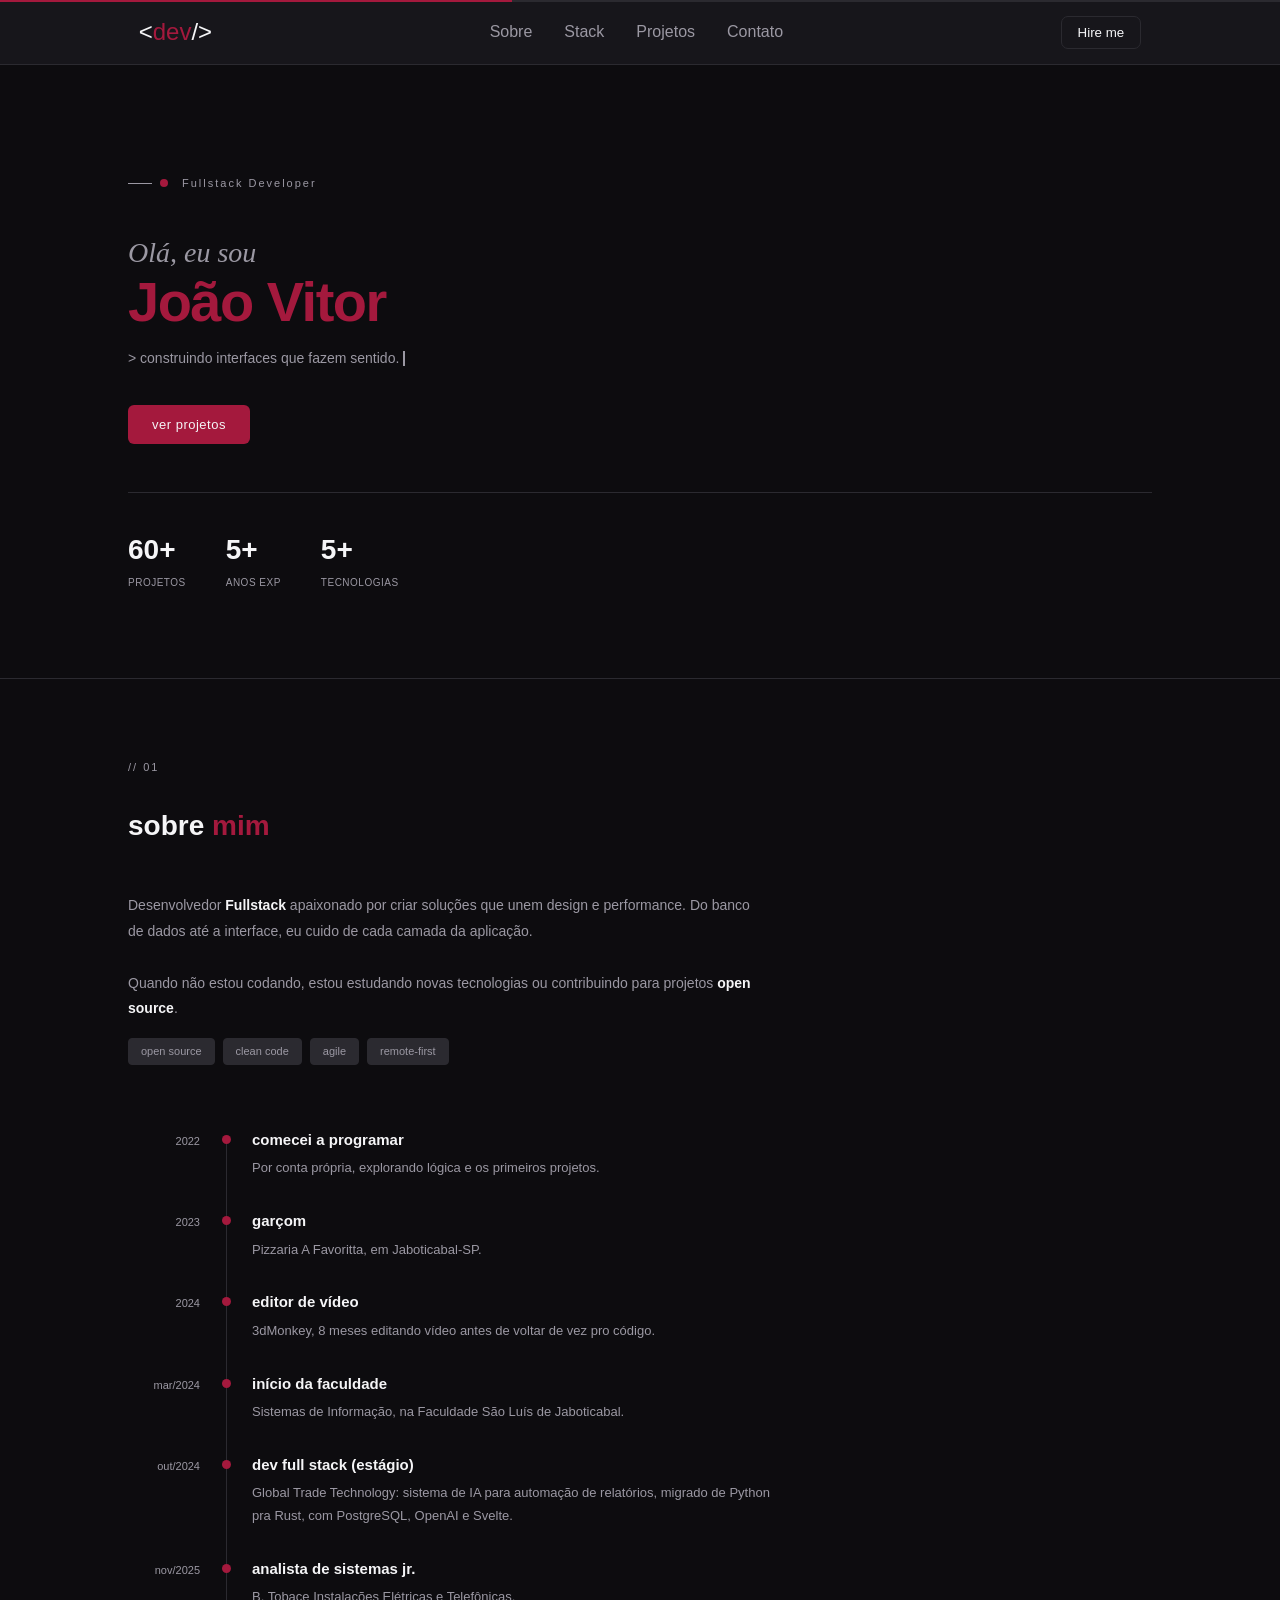
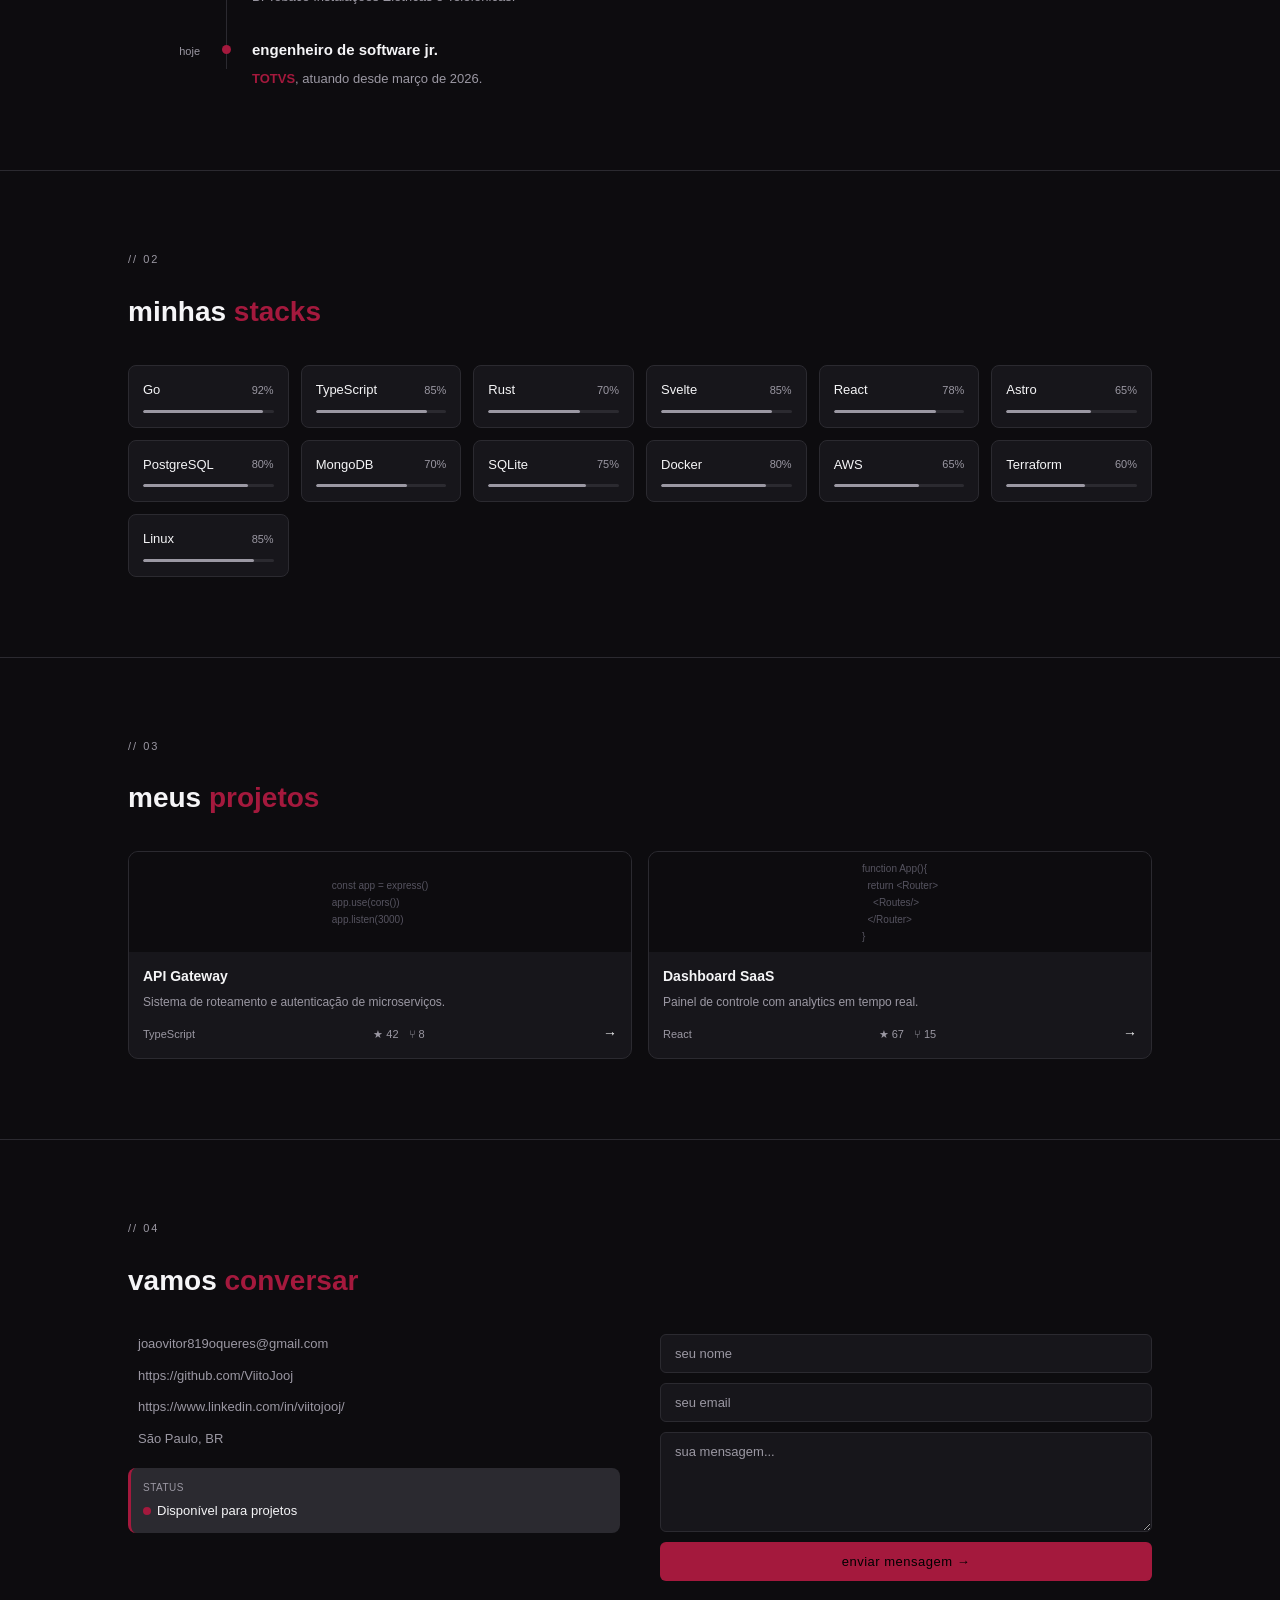
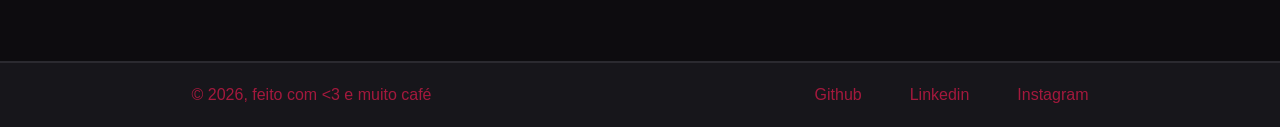
<file: index.html>
<head>
    <title>ViitoJooj - Lading page</title>
    <link rel="stylesheet" href="styles.css">
    <script type="module" src="./components/header/header.js"></script>
    <script type="module" src="./components/footer/footer.js"></script>
    <script type="module" src="./pages/home/home.js"></script>
</head>
<body>
    <component-header></component-header>
    <page-home></page-home>
    <component-footer></component-footer>
</body>
</file>
<file: styles.css>
* {
    padding: 0;
    margin: 0;
    font-family: Inter, sans-serif;
    color: var(--primary-font-color);
    line-height: 1.5;
}

:root {
    --primary-bg-color: #0d0c0f;
    --secondary-bg-color: #17161b;

    --primary-border-color: #2b2a30;

    --primary-font-color: #f5f5f7;
    --secondary-font-color: #a4193d;
    --secondary-font-color-rgb: 164, 25, 61;
    --thirdary-font-color: #9b98a3;

    --jetbrains-font: "JetBrainsMono", sans-serif;
    --fraunces-font: "Fraunces", serif;

    --noise-texture: url("data:image/svg+xml;utf8,<svg xmlns='http://www.w3.org/2000/svg' width='180' height='180'><filter id='n'><feTurbulence type='fractalNoise' baseFrequency='0.85' numOctaves='3' stitchTiles='stitch'/></filter><rect width='100%25' height='100%25' filter='url(%23n)'/></svg>");
}

@font-face {
  font-family: "JetBrainsMono";
  src: url("./assets/fonts/JetBrainsMono/JetBrainsMono-Regular.ttf") format("ttf");
  font-weight: 400;
  font-style: normal;
  font-display: swap;
}

@font-face {
  font-family: "Inter";
  src: url("./assets/fonts/Inter/Inter_18pt-Regular.ttf") format("ttf");
  font-weight: 400;
  font-style: normal;
  font-display: swap;
}

@font-face {
  font-family: "Fraunces";
  src: url("./assets/fonts/Fraunces/Fraunces-Italic-Variable.ttf") format("ttf");
  font-weight: 300 900;
  font-style: italic;
  font-display: swap;
}
</file>
